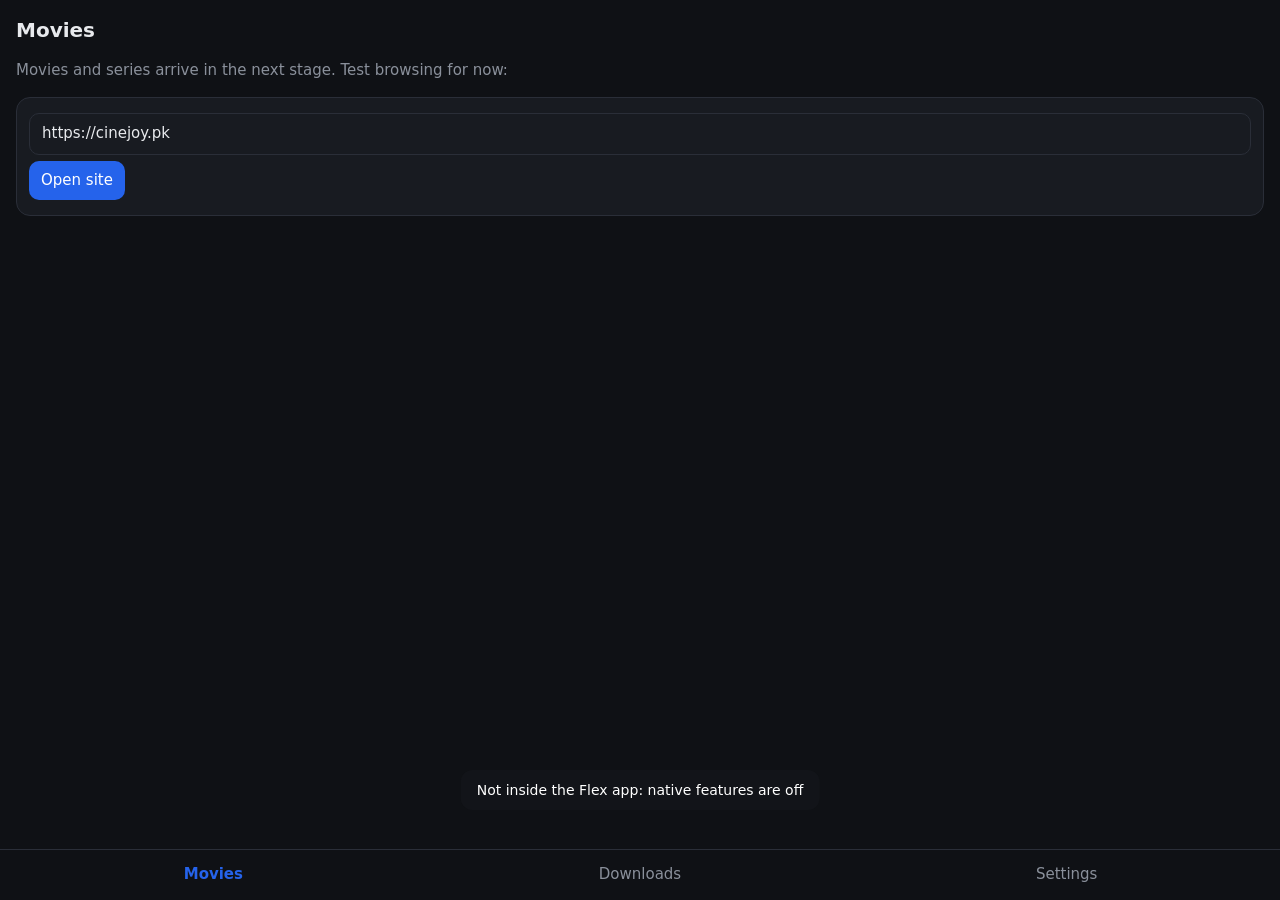
<file: index.html>
<!DOCTYPE html>
<html lang="en" data-theme="dark">
<head>
<meta charset="utf-8">
<meta name="viewport" content="width=device-width,initial-scale=1,viewport-fit=cover">
<meta http-equiv="Content-Security-Policy" content="default-src 'self'; script-src 'self' 'unsafe-inline'; style-src 'self' 'unsafe-inline'; img-src 'self' data: https:; connect-src 'self' https:; media-src 'self' https: data:; object-src 'none'; base-uri 'self'; form-action 'self'">
<meta name="theme-color" content="#0f1115">
<link rel="manifest" href="manifest.json">
<title>Flex</title>
<script>if(/[?&]mock=1\b/.test(location.search)&&!window.NativeApp)document.write('<script src="mock-shell.js"><\/script>');</script>
<style>
:root{--ac:#2563eb;--bg:#0f1115;--cd:#181b21;--tx:#e8eaed;--mu:#8a909b;--bd:#2a2e38;--sat:0px;--sab:0px}
html[data-theme=light]{--bg:#ffffff;--cd:#f1f3f6;--tx:#14171c;--mu:#5d6572;--bd:#dfe3e8}
*{box-sizing:border-box;-webkit-tap-highlight-color:transparent}
html,body{margin:0;height:100%;background:var(--bg);color:var(--tx);font:15px/1.45 system-ui,sans-serif}
html.clear,html.clear body{background:transparent!important}
html.clear #app{display:none}
#app{height:100%;display:flex;flex-direction:column}
#view{flex:1;overflow:auto;padding:16px}
h2{margin:0 0 12px;font-size:20px}
.mu{color:var(--mu)}
.card{background:var(--cd);border:1px solid var(--bd);border-radius:14px;padding:12px;margin:10px 0}
button,input,select{font:inherit;color:var(--tx);background:var(--cd);border:1px solid var(--bd);border-radius:10px;padding:9px 12px;margin:3px 3px 3px 0}
button.p{background:var(--ac);color:#fff;border:0}
button.r{background:#7f1d1d;color:#fff;border:0}
input[type=url],input[type=text]{width:100%}
input[type=checkbox]{width:18px;height:18px;padding:0;vertical-align:middle}
input[type=color]{padding:0;height:38px;width:60px}
input[type=range]{padding:0}
progress{width:100%;height:8px}
pre{white-space:pre-wrap;word-break:break-all;background:var(--cd);border-radius:10px;padding:8px;font-size:12px;max-height:180px;overflow:auto}
.screen{display:none}.screen.on{display:block}
#tabs{display:flex;border-top:1px solid var(--bd);background:var(--bg)}
#tabs button{flex:1;margin:0;border:0;border-radius:0;background:transparent;padding:14px 4px;color:var(--mu)}
#tabs button.on{color:var(--ac);font-weight:600}
html.m-sheet #tabs{display:none}
#sheetbar{display:none;justify-content:space-between;align-items:center;padding:10px 16px;border-bottom:1px solid var(--bd)}
html.m-sheet #sheetbar{display:flex}
#banner{margin:12px;padding:12px;border-radius:12px;background:#7c2d12;color:#fff;font-size:14px}
#toast{position:fixed;left:50%;bottom:90px;transform:translateX(-50%);background:rgba(20,22,26,.95);color:#fff;padding:10px 16px;border-radius:12px;display:none;z-index:99;max-width:86%;font-size:14px}
#ov{display:none;position:fixed;inset:0;background:rgba(0,0,0,.25);z-index:50}
html.m-overlay #ov{display:block}
#ovbar{position:absolute;left:8px;right:8px;bottom:12px;background:rgba(24,27,33,.96);border-radius:16px;padding:10px;color:#e8eaed}
#ovbar button{background:#2a2e38;color:#e8eaed;border:0}
#ovbar button.p{background:var(--ac);color:#fff}
#ovinfo{font-size:12px;color:#8a909b;margin-bottom:6px;word-break:break-all}
#hud{display:none;position:fixed;inset:0;z-index:60;user-select:none;-webkit-user-select:none;touch-action:none}
html.m-player #hud{display:block}
.hb{position:absolute;left:0;right:0;background:rgba(0,0,0,.55);padding:8px 12px;color:#fff}
.hb button{background:rgba(255,255,255,.14);color:#fff;border:0}
#hudtop{top:0;display:flex;justify-content:space-between;align-items:center;padding-top:calc(max(var(--sat),env(safe-area-inset-top,0px)) + 8px)}
#hudbot{bottom:0;padding-bottom:calc(max(var(--sab),env(safe-area-inset-bottom,0px)) + 8px)}
#hudmid{position:absolute;top:50%;left:50%;transform:translate(-50%,-50%)}
#hudmid button{font-size:28px;border-radius:50%;width:64px;height:64px;background:rgba(0,0,0,.55);color:#fff;border:0}
#hudind{position:absolute;top:30%;left:50%;transform:translateX(-50%);background:rgba(0,0,0,.65);color:#fff;border-radius:10px;padding:6px 14px;font-size:16px;display:none;max-width:90%;text-align:center}
#hud.hide .hb,#hud.hide #hudmid{display:none}
#hudrow{display:flex;align-items:center;gap:8px;color:#fff}
#hudrow input{flex:1;margin:0}
</style>
</head>
<body>
<div id="app">
<div id="sheetbar"><b id="sheettitle"></b><button id="sheetclose" class="p">Close</button></div>
<div id="banner" hidden><div id="bannertext"></div><div><button id="bretry" class="p">Retry startup</button><button id="bskip">Skip that step from now on</button></div></div>
<main id="view">
<section class="screen on" id="s-movies">
<h2>Movies</h2>
<p class="mu">Movies and series arrive in the next stage. Test browsing for now:</p>
<div class="card"><input type="url" id="testUrl"><button class="p" id="openTest">Open site</button></div>
</section>
<section class="screen" id="s-downloads"><h2>Downloads</h2><div id="dlist"></div></section>
<section class="screen" id="s-settings">
<h2>Settings</h2>
<div class="card"><b>Theme</b><br><button id="thDark">Dark</button><button id="thLight">Light</button><br>Accent <input type="color" id="accent"></div>
<div class="card"><label><input type="checkbox" id="autoplay"> Play videos in the native player automatically</label><br><label><input type="checkbox" id="priv"> Private mode (clear site cookies, cache and history when a site closes)</label></div>
<div class="card"><b>Diagnostics</b><br><a href="diagnostics.html" style="color:var(--ac)">Open diagnostics page</a><br><button id="showCrash">Show last crash</button><button id="clearCrash">Clear crash</button><pre id="crashinfo">Tap "Show last crash"</pre></div>
</section>
</main>
<nav id="tabs"><button data-t="movies">Movies</button><button data-t="downloads">Downloads</button><button data-t="settings">Settings</button></nav>
</div>

<div id="ov"><div id="ovbar">
<div id="ovinfo">No site yet</div>
<div id="ovmedia" hidden><button class="p" id="ovplay">▶ Play</button><button id="ovdl">⬇ Download</button></div>
<div>
<button data-o="back">◀</button><button data-o="fwd">▶</button><button data-o="reload">⟳</button><button data-o="home">⌂ Home</button><button data-o="search">Search</button><button data-o="dl">Downloads</button><button data-o="set">Settings</button><button data-o="bm">Bookmarks</button><button class="r" data-o="close">Close</button>
</div>
</div></div>

<div id="hud">
<div class="hb" id="hudtop"><span id="hudt">Playing</span><span><button id="hdl">⬇</button><button id="hx">✕ Close</button></span></div>
<div id="hudmid"><button id="hpp">⏸</button></div>
<div id="hudind"></div>
<div class="hb" id="hudbot">
<div id="hudrow"><span id="ht">0:00</span><input type="range" id="hs" min="0" max="1000" value="0"><span id="hd">0:00</span></div>
<div><button data-h="-10">⏪10</button><button data-h="10">10⏩</button><button id="hsp">1x</button><button id="hlay">fit</button><button id="hau">Audio</button><button id="hsu">Subs</button><button id="hpip">PiP</button><button id="hor">Rotate</button></div>
</div>
</div>
<div id="toast"></div>

<script>
(function(){
'use strict';
const $=id=>document.getElementById(id),J=JSON.stringify,N=window.NativeApp,root=document.documentElement;
const parse=v=>{if(typeof v==='string'){try{return JSON.parse(v)}catch(e){return v}}return v};
const lsGet=(k,d)=>{try{const v=JSON.parse(localStorage.getItem(k));return v&&typeof v==='object'?Object.assign({},d,v):d}catch(e){return d}};
const lsSet=(k,v)=>{try{localStorage.setItem(k,typeof v==='string'?v:J(v))}catch(e){}};
const S=lsGet('flexSettings',{theme:'dark',accent:'#2563eb',autoplay:true,private:false,testUrl:'https://cinejoy.pk'});
const saveS=()=>lsSet('flexSettings',S);
let skipList=[];try{skipList=JSON.parse(localStorage.getItem('flexSkip')||'[]')}catch(e){}
const fmt=ms=>{const s=Math.max(0,Math.floor((ms||0)/1000));return Math.floor(s/60)+':'+String(s%60).padStart(2,'0')};
let toastT=null;
function toast(t){const e=$('toast');e.textContent=t;e.style.display='block';clearTimeout(toastT);toastT=setTimeout(()=>{e.style.display='none'},2800)}
const NOLOG={getPlayerState:1,getBrightness:1,getSystemVolume:1,getSiteState:1};
function sh(n,...a){if(!N||typeof N[n]!=='function')return undefined;try{if(!NOLOG[n])localStorage.setItem('flexLastCall',n+' '+new Date().toISOString());return N[n](...a)}catch(e){toast('Native call failed: '+n);return undefined}}
window.__flexFetchCb=function(id,res){const f=window.__flexFetchCb[id];if(typeof f==='function'){delete window.__flexFetchCb[id];f(parse(res))}};

/* defaults used when the repo files are missing */
const DEF_RULES=['doubleclick.net','pyppo.com','adsystem','/ads/'];
const DEF_CSS='.ad,.ads,[id^="ad-"]{display:none!important}';
const DEF_HOOK='(function(){if(window.__flexHook)return;window.__flexHook=1;function rep(u,d){try{FlexSiteBridge.reportMedia(JSON.stringify({url:String(u).slice(0,700),pageUrl:location.href.slice(0,200),durationSec:d||0}))}catch(e){}}function chk(v){var u=v.currentSrc||v.src;if(u&&u.indexOf("blob:")!==0&&(!v.duration||!isFinite(v.duration)||v.duration>60))rep(u,v.duration)}document.addEventListener("play",function(e){if(e.target&&e.target.tagName==="VIDEO")chk(e.target)},true);document.addEventListener("loadedmetadata",function(e){if(e.target&&e.target.tagName==="VIDEO")chk(e.target)},true)})();';
const SNIFF=['.m3u8','.mp4','.mpd','.mkv','.webm','.mp3','.m4a'];
async function getText(p,def){try{const r=await fetch(p,{cache:'no-cache'});if(!r.ok)throw 0;const t=await r.text();return t.trim()?t:def}catch(e){return def}}

/* theme */
const bgColor=()=>S.theme==='light'?'#ffffff':'#0f1115';
function applyTheme(){root.dataset.theme=S.theme;root.style.setProperty('--ac',S.accent);const m=document.querySelector('meta[name=theme-color]');if(m)m.content=bgColor()}
function applyBars(){const c=bgColor();sh('setSystemBars',J({color:c,darkIcons:S.theme==='light',navColor:c,gradient:{from:S.theme==='light'?'#F2FFFFFF':'#F20F1115',to:'#00000000',extraDp:24}}))}
function mkIcon(){const c=document.createElement('canvas');c.width=c.height=96;const x=c.getContext('2d');x.fillStyle='#fff';x.beginPath();x.moveTo(34,24);x.lineTo(34,72);x.lineTo(74,48);x.closePath();x.fill();return c.toDataURL('image/png')}
let iconURL='';
function refreshFab(badge){if(!iconURL)iconURL=mkIcon();sh('setFab',J({visible:true,size:56,bgColor:S.accent,iconColor:'#FFFFFF',icon:iconURL,badge:badge||''}))}

/* startup with crash breadcrumbs */
const STEPS=[
['bars',()=>applyBars()],
['adblock',async()=>{const t=await getText('adblock-rules.txt','');const r=t?t.split('\n').map(x=>x.trim()).filter(x=>x&&x[0]!=='#'):DEF_RULES;sh('updateAdBlockRules',J(r))}],
['cleartext',()=>sh('setAllowCleartext',false)],
['navblocking',()=>sh('setNavBlocking',J({scheme:true,adblock:true,redirectNoGesture:true}))],
['sniff',()=>sh('updateSniffPatterns',J(SNIFF))],
['autoplay',()=>sh('setAutoPlayExternal',!!S.autoplay)],
['private',()=>sh('setPrivateMode',!!S.private)],
['inject',async()=>sh('setInjectedScript',await getText('inject.js',DEF_HOOK))],
['css',async()=>sh('setCosmeticCss',await getText('cosmetic.css',DEF_CSS))],
['fab',()=>refreshFab('')]
];
async function runStartup(){for(const s of STEPS){if(skipList.indexOf(s[0])>=0)continue;lsSet('flexBoot','step:'+s[0]);try{await s[1]()}catch(e){}}lsSet('flexBoot','done')}

/* ui modes */
let ui='app',prevUi='app',ps={},lastMedia=null,curPlay=null,polling=null,seeking=false,gotVideo=false,vTimer=null,lastSiteUrl='';
function setUi(m){if(m!==ui)prevUi=ui;ui=m;root.classList.toggle('clear',m==='overlay'||m==='player');root.classList.toggle('m-overlay',m==='overlay');root.classList.toggle('m-sheet',m==='sheet');root.classList.toggle('m-player',m==='player');if(m==='player'){const i=parse(sh('getSafeInsets'));if(i&&typeof i==='object'){root.style.setProperty('--sat',i.top+'px');root.style.setProperty('--sab',i.bottom+'px')}$('hud').classList.remove('hide');startPoll()}}
function hint(t){const e=$('hudind');e.textContent=t;e.style.display=t?'block':'none'}
const ROUTES=['movies','downloads','settings'];
function showScreen(n){document.querySelectorAll('.screen').forEach(e=>e.classList.toggle('on',e.id==='s-'+n));document.querySelectorAll('#tabs button').forEach(b=>b.classList.toggle('on',b.dataset.t===n));if(n==='downloads')renderDownloads();if(n==='settings')showCrash(true)}
function route(){const r=location.hash.replace('#/','');showScreen(ROUTES.indexOf(r)>=0?r:'movies')}
window.addEventListener('hashchange',route);
document.querySelectorAll('#tabs button').forEach(b=>b.onclick=()=>{location.replace('#/'+b.dataset.t);route()});
let lastBackTime=0;
function pushGuard(){try{history.pushState({flexGuard:1},'',location.href)}catch(e){}}
window.addEventListener('popstate',()=>{
if(ui==='player'){pc('stop');setUi(prevUi==='player'?'app':prevUi);pushGuard();return}
if(ui==='sheet'){setUi('overlay');pushGuard();return}
if(ui==='overlay'){closeOv();pushGuard();return}
const now=Date.now();
if(now-lastBackTime<2000){sh('minimizeApp')}
else{lastBackTime=now;toast('Press back again to exit');pushGuard()}
});
function openSheet(n){showScreen(n);$('sheettitle').textContent=n==='downloads'?'Downloads':'Settings';setUi('sheet')}
$('sheetclose').onclick=()=>setUi('overlay');

/* settings */
function initSettings(){$('accent').value=S.accent;$('autoplay').checked=!!S.autoplay;$('priv').checked=!!S.private;$('testUrl').value=S.testUrl}
$('thDark').onclick=()=>{S.theme='dark';saveS();applyTheme();applyBars()};
$('thLight').onclick=()=>{S.theme='light';saveS();applyTheme();applyBars()};
$('accent').onchange=e=>{S.accent=e.target.value;saveS();applyTheme();refreshFab(lastMedia?'1':'')};
$('autoplay').onchange=e=>{S.autoplay=e.target.checked;saveS();sh('setAutoPlayExternal',S.autoplay)};
$('priv').onchange=e=>{S.private=e.target.checked;saveS();sh('setPrivateMode',S.private)};
$('openTest').onclick=()=>{const u=$('testUrl').value.trim();if(!/^https?:\/\//i.test(u))return toast('Only http and https addresses');S.testUrl=u;saveS();sh('openSite',u)};
function showCrash(quiet){const c=parse(sh('getLastCrash'));$('crashinfo').textContent='Last native call: '+(localStorage.getItem('flexLastCall')||'-')+'\n'+((!c||c==='null')?'No crash recorded':J(c,null,1));if(!quiet)toast('Updated')}
$('showCrash').onclick=()=>showCrash(false);
$('clearCrash').onclick=()=>{sh('clearLastCrash');showCrash(false)};

/* downloads */
let dlT=null;const scheduleDl=()=>{clearTimeout(dlT);dlT=setTimeout(()=>{if($('s-downloads').classList.contains('on'))renderDownloads()},800)};
function btn(label,cls,fn){const b=document.createElement('button');b.textContent=label;if(cls)b.className=cls;b.onclick=fn;return b}
function renderDownloads(){const l=parse(sh('listDownloads'));const box=$('dlist');box.textContent='';if(!Array.isArray(l)||!l.length){const p=document.createElement('p');p.className='mu';p.textContent='No downloads yet.';box.appendChild(p);return}
l.forEach(x=>{const c=document.createElement('div');c.className='card';const t=document.createElement('div');t.textContent=x.fileName+' · '+x.state+' · '+(x.percent||0)+'%';c.appendChild(t);const p=document.createElement('progress');p.max=100;p.value=x.percent||0;c.appendChild(p);
if(x.state==='downloading')c.appendChild(btn('Pause','',()=>sh('pauseDownload',x.fileName)));
if(x.state==='paused')c.appendChild(btn('Resume','',()=>sh('resumeDownload',x.fileName)));
if(x.state!=='completed')c.appendChild(btn('Cancel','',()=>sh('cancelDownload',x.fileName)));
if(x.state==='completed'){c.appendChild(btn('Play','p',()=>play(x.url,{},{preferOffline:true})));c.appendChild(btn('Delete','r',()=>{sh('deleteMedia',x.fileName);scheduleDl()}))}
box.appendChild(c)})}
function startDownload(m){if(!m||!m.url)return toast('Nothing to download yet');const hls=/\.m3u8/i.test(m.url);const ext=(m.url.split('?')[0].match(/\.(mp4|mkv|webm|mp3|m4a)$/i)||[0,'mp4'])[1];sh('download',J({url:m.url,fileName:'flex_'+Date.now()+(hls?'.mp4':'.'+ext),type:hls?'hls':'file',maxHeight:720,audioLangs:['en'],subtitleLangs:[],headers:m.headers||{}}));toast('Download started')}

/* play and player */
const keepH=h=>{const o={};Object.keys(h||{}).forEach(k=>{if(['origin','referer','user-agent','cookie'].indexOf(k.toLowerCase())>=0)o[k]=h[k]});return o};
function play(url,headers,opts){curPlay={url:url,headers:headers||{}};sh('playStream',J(Object.assign({url:url,headers:headers||{},progressIntervalMs:500,preferredAudioLang:'en',preferredSubtitleLang:'en'},opts||{})));setUi('player')}
const pc=(cmd,value)=>sh('playerControl',J({cmd:cmd,value:value}));
function startPoll(){if(polling||!N)return;polling=setInterval(()=>{if(ui!=='player')return;const s=parse(sh('getPlayerState'));if(s&&typeof s==='object'&&s.url!==undefined){ps=s;hudUpdate()}},500)}
function hudUpdate(){const d=ps.durationMs||0,p=ps.positionMs||0;$('ht').textContent=fmt(p);$('hd').textContent=d?fmt(d):'live';if(!seeking&&d)$('hs').value=Math.round(p/d*1000);$('hpp').textContent=ps.playing?'⏸':'▶';$('hsp').textContent=(ps.speed||1)+'x';if(ps.url)$('hudt').textContent=String(ps.url).split('/').pop().split('?')[0].slice(0,30)}
function updateOvMedia(){$('ovmedia').hidden=!lastMedia}

/* events */
const EVENTS=['siteState','fabTapped','overlayHidden','autoPlayStarted','autoPlayFailed','mediaDetected','playerState','playbackProgress','pipChanged','videoReady','modeChanged','ON_PLAYBACK_ERROR','navBlocked','siteDownload','downloadRejected','downloadProgress','downloadPaused','downloadResumed','downloadCancelled','downloadComplete','downloadError','mediaDeleted'];
function onEvt(n,d){d=d||{};
if(n==='fabTapped')setUi('overlay');
else if(n==='overlayHidden')setUi('app');
else if(n==='modeChanged'){if(d.mode==='player'){if(ui!=='player')setUi('player');gotVideo=false;clearTimeout(vTimer);vTimer=setTimeout(()=>{if(!gotVideo)hint('No video frame yet. Open Settings > diagnostics > getPlayerDebug.')},8000)}else if(d.mode==='overlay'){if(ui!=='overlay'&&ui!=='sheet')setUi('overlay')}else if(d.mode==='app'){if(ui!=='app')setUi('app')}}
else if(n==='videoReady'){gotVideo=true;clearTimeout(vTimer);hint('')}
else if(n==='siteState'){$('ovinfo').textContent=(d.title||'')+' · '+(d.url||'')+(d.loading?' (loading)':'');if(d.loading&&d.url&&d.url!==lastSiteUrl){lastSiteUrl=d.url;if(lastMedia){lastMedia=null;refreshFab('')}updateOvMedia()}}
else if(n==='mediaDetected'){const u=String(d.url||'');if(/init\.mp4|\.m4s|\.ts(\?|$)|\.vtt|\.jpe?g|\.png|\.webp/i.test(u))return;const isM=/\.m3u8|\.mpd/i.test(u);if(isM||!lastMedia||!/\.m3u8|\.mpd/i.test(lastMedia.url||'')){const first=!lastMedia;d.headers=keepH(d.headers);lastMedia=d;if(first)refreshFab('1');updateOvMedia()}}
else if(n==='autoPlayStarted'){curPlay={url:d.url,headers:keepH(d.headers)}}
else if(n==='autoPlayFailed')toast('Could not play natively: '+(d.error||''));
else if(n==='ON_PLAYBACK_ERROR'){hint('Playback error: '+(d.httpStatus||d.error||''));toast('Playback error '+(d.httpStatus||d.error||''))}
else if(n==='pipChanged')$('hud').classList.toggle('hide',!!(d.inPip||d.isPip));
else if(n==='playerState'){Object.assign(ps,d);hudUpdate()}
else if(n==='playbackProgress'){ps.positionMs=d.positionMs;ps.durationMs=d.durationMs;hudUpdate()}
else if(n==='navBlocked'){if(d.reason==='ssl'||d.reason==='cleartext')toast('Blocked an insecure page ('+d.reason+')')}
else if(n==='siteDownload')toast('A site tried to start a download. Ignored.');
else if(n==='downloadRejected')toast('Blocked a dangerous download');
else if(n==='downloadError')toast('Download failed: '+(d.error||''));
else if(String(n).indexOf('download')===0||n==='mediaDeleted')scheduleDl()}
EVENTS.forEach(n=>window.addEventListener(n,e=>onEvt(n,e.detail)));
window.__flexEvent=(n,d)=>onEvt(n,parse(d));

/* overlay bar */
function closeOv(){sh('hideOverlay');setUi('app')}
$('ov').addEventListener('click',e=>{if(e.target===$('ov'))closeOv()});
document.querySelectorAll('[data-o]').forEach(b=>b.onclick=()=>{const o=b.dataset.o;if(o==='back')sh('siteBack');else if(o==='fwd')sh('siteForward');else if(o==='reload')sh('siteReload');else if(o==='home'){sh('closeSite');setUi('app')}else if(o==='dl')openSheet('downloads');else if(o==='set')openSheet('settings');else if(o==='close')closeOv();else toast('Coming in the next stage')});
$('ovplay').onclick=()=>{if(lastMedia)play(lastMedia.url,lastMedia.headers)};
$('ovdl').onclick=()=>startDownload(lastMedia);

/* player controls and gestures */
const ind=t=>{$('hudind').textContent=t;$('hudind').style.display=t?'block':'none'};
$('hx').onclick=()=>{pc('stop');setUi(prevUi==='player'?'app':prevUi)};
$('hdl').onclick=()=>startDownload(curPlay);
$('hpp').onclick=()=>pc(ps.playing?'pause':'play');
document.querySelectorAll('[data-h]').forEach(b=>b.onclick=()=>pc('seek',Math.max(0,(ps.positionMs||0)+Number(b.dataset.h)*1000)));
const SP=[0.5,1,1.25,1.5,2];$('hsp').onclick=()=>pc('speed',SP[(SP.indexOf(ps.speed||1)+1)%SP.length]);
const LY=['fit','fill','zoom'];let li=0;$('hlay').onclick=()=>{li=(li+1)%3;sh('setVideoLayout',J({mode:LY[li],scale:1,panX:0,panY:0}));$('hlay').textContent=LY[li]};
function cycleTrack(type){const t=parse(sh('getTracks'));const l=(t&&t[type])||[];if(!l.length)return ind('No '+type+' tracks');const i=l.findIndex(x=>x.selected);const n=(type==='text'&&i===l.length-1)?{id:'off',label:'off'}:l[(i+1)%l.length];sh('selectTrack',J({type:type,id:n.id}));ind(type+': '+(n.label||n.lang||n.id));setTimeout(()=>ind(''),1200)}
$('hau').onclick=()=>cycleTrack('audio');$('hsu').onclick=()=>cycleTrack('text');
$('hpip').onclick=()=>sh('enterPip');
const OR=['auto','landscape','portrait'];let oi=0;$('hor').onclick=()=>{oi=(oi+1)%3;sh('setOrientation',OR[oi]);ind('Orientation: '+OR[oi]);setTimeout(()=>ind(''),1200)};
$('hs').addEventListener('input',()=>{seeking=true;$('ht').textContent=fmt($('hs').value/1000*(ps.durationMs||0))});
$('hs').addEventListener('change',()=>{pc('seek',Math.round($('hs').value/1000*(ps.durationMs||0)));seeking=false});
(function(){const h=$('hud');let g=null,lastTap=0,tapT=null,lp=null,spd=false;
h.addEventListener('touchstart',e=>{if(e.target.closest('.hb,button,input'))return;const t=e.touches[0];g={x:t.clientX,y:t.clientY,mode:null,pos:ps.positionMs||0,dur:ps.durationMs||0,b:parseFloat(sh('getBrightness'))||0.5,v:parseFloat(sh('getSystemVolume'))||0.5,left:t.clientX<innerWidth/2};lp=setTimeout(()=>{if(g&&!g.mode){spd=true;pc('speed',2);ind('2x speed')}},500)},{passive:true});
h.addEventListener('touchmove',e=>{if(!g)return;const t=e.touches[0],dx=t.clientX-g.x,dy=t.clientY-g.y;if(!g.mode){if(Math.abs(dx)<12&&Math.abs(dy)<12)return;clearTimeout(lp);g.mode=Math.abs(dx)>Math.abs(dy)?'h':'v'}
if(g.mode==='h'&&g.dur){g.tgt=Math.max(0,Math.min(g.dur,g.pos+dx/innerWidth*120000));ind('Seek '+fmt(g.tgt)+' / '+fmt(g.dur))}
else if(g.mode==='v'){const f=-dy/(innerHeight*.7);if(g.left){const b=Math.max(0,Math.min(1,g.b+f));sh('setBrightness',b);ind('Brightness '+Math.round(b*100)+'%')}else{const v=Math.max(0,Math.min(1,g.v+f));sh('setSystemVolume',v);ind('Volume '+Math.round(v*100)+'%')}}},{passive:true});
h.addEventListener('touchend',()=>{if(!g)return;clearTimeout(lp);const gg=g;g=null;if(spd){spd=false;pc('speed',1);ind('');return}
if(gg.mode==='h'&&gg.tgt!=null){pc('seek',Math.round(gg.tgt));ind('');return}if(gg.mode==='v'){setTimeout(()=>ind(''),600);return}
const now=Date.now();if(now-lastTap<300){clearTimeout(tapT);lastTap=0;pc('seek',Math.max(0,(ps.positionMs||0)+(gg.left?-10000:10000)));ind(gg.left?'-10s':'+10s');setTimeout(()=>ind(''),600)}else{lastTap=now;tapT=setTimeout(()=>$('hud').classList.toggle('hide'),300)}},{passive:true})})();

/* boot */
(async function boot(){
applyTheme();initSettings();route();pushGuard();
if('serviceWorker' in navigator){window.addEventListener('load',()=>{navigator.serviceWorker.register('sw.js').catch(()=>{})})}
const prev=localStorage.getItem('flexBoot');
lsSet('flexBoot','start');
if(!N){toast('Not inside the Flex app: native features are off');lsSet('flexBoot','done');return}
if(prev&&prev!=='done'&&prev!=='start'){
const step=String(prev).replace('step:','');
$('bannertext').textContent='The last launch stopped during startup step "'+step+'". Safe mode is on: startup settings were skipped.';
$('banner').hidden=false;
$('bretry').onclick=async()=>{$('banner').hidden=true;await runStartup();toast('Startup finished')};
$('bskip').onclick=async()=>{if(skipList.indexOf(step)<0)skipList.push(step);lsSet('flexSkip',skipList);$('banner').hidden=true;await runStartup();toast('Startup finished without "'+step+'"')};
lsSet('flexBoot','done');return}
await runStartup();
})();
})();
</script>
</body>
</html>
</file>
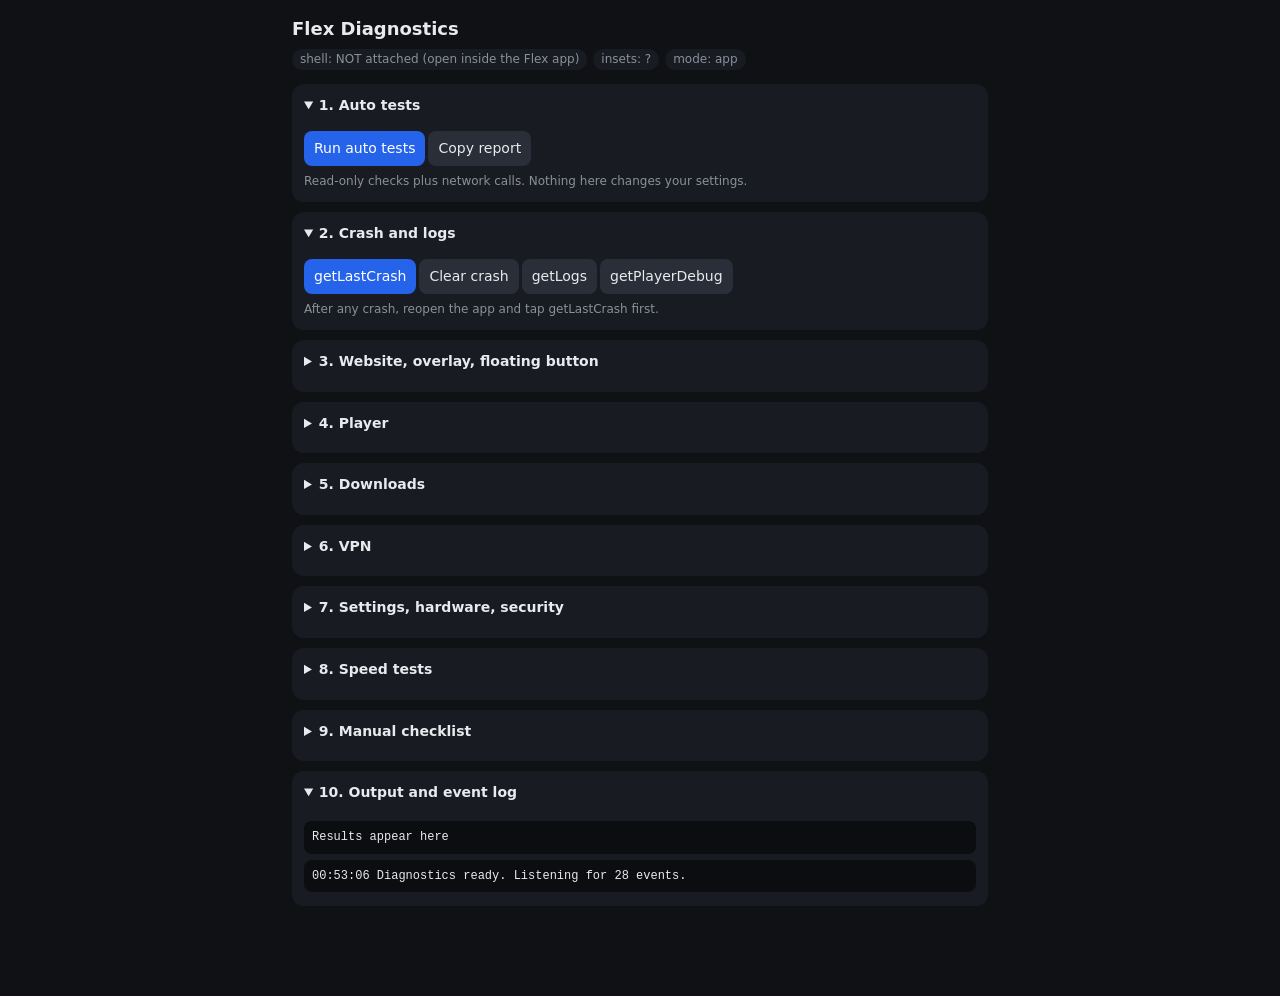
<file: diagnostics.html>
<!DOCTYPE html>
<html lang="en">
<head>
<meta charset="utf-8">
<meta name="viewport" content="width=device-width,initial-scale=1,viewport-fit=cover">
<title>Flex Diagnostics</title>
<script>if(/[?&]mock=1\b/.test(location.search)&&!window.NativeApp)document.write('<script src="mock-shell.js"><\/script>');</script>
<style>
:root{--ac:#2563eb;--bg:#0f1115;--cd:#181b21;--tx:#e8eaed;--mu:#8a909b;--ok:#22c55e;--bd:#ef4444;--wn:#f59e0b}
*{box-sizing:border-box;-webkit-tap-highlight-color:transparent}
html,body{margin:0;min-height:100%;background:var(--bg);color:var(--tx);font:14px/1.4 system-ui,sans-serif}
html.clear,html.clear body{background:transparent!important}
html.clear #app{display:none}
#app{padding:12px 12px 80px;max-width:720px;margin:auto}
h1{font-size:18px;margin:4px 0 8px}
.badge{display:inline-block;padding:2px 8px;border-radius:99px;background:var(--cd);color:var(--mu);font-size:12px;margin:0 6px 4px 0}
details{background:var(--cd);border-radius:12px;margin:10px 0;padding:0 12px 8px}
summary{padding:12px 0;font-weight:600}
button,select,input,textarea{font:inherit;color:var(--tx);background:#252932;border:1px solid #333845;border-radius:8px;padding:8px 10px;margin:3px 3px 3px 0}
button{background:var(--ac);border:0;color:#fff}
button.g{background:#2a2e38;color:var(--tx)}
button.r{background:#7f1d1d}
input[type=checkbox]{width:18px;height:18px;padding:0;vertical-align:middle}
input[type=range]{padding:0}
input[type=color]{padding:0;height:36px;width:56px}
textarea{width:100%;min-height:60px;font-family:monospace;font-size:12px}
input[type=text],input[type=url]{width:100%}
label{display:inline-block;margin:4px 12px 4px 0}
pre{white-space:pre-wrap;word-break:break-all;background:#0b0d10;border-radius:8px;padding:8px;font-size:12px;max-height:200px;overflow:auto;margin:6px 0}
.res{display:flex;justify-content:space-between;gap:8px;padding:6px 0;border-bottom:1px solid #262a33}
.res span:last-child{text-align:right;word-break:break-word}
.PASS{color:var(--ok)}.FAIL{color:var(--bd)}.WARN{color:var(--wn)}.INFO{color:var(--mu)}
progress{width:100%}
.note{color:var(--mu);font-size:12px;margin:4px 0}
#ov{display:none;position:fixed;inset:0;background:rgba(0,0,0,.3);z-index:50}
html.m-overlay #ov{display:block}
#ovbar{position:absolute;left:8px;right:8px;bottom:calc(env(safe-area-inset-bottom,0px) + 12px);background:rgba(24,27,33,.96);border-radius:16px;padding:10px;color:var(--tx)}
#ovinfo{font-size:12px;color:var(--mu);margin-bottom:6px;word-break:break-all}
#hud{display:none;position:fixed;inset:0;z-index:60;user-select:none;-webkit-user-select:none;touch-action:none}
html.m-player #hud{display:block}
.hb{position:absolute;left:0;right:0;background:rgba(0,0,0,.55);padding:8px 12px;color:#fff}
#hudtop{top:0;display:flex;justify-content:space-between;align-items:center;padding-top:calc(env(safe-area-inset-top,0px) + 8px)}
#hudbot{bottom:0;padding-bottom:calc(env(safe-area-inset-bottom,0px) + 8px)}
#hudmid{position:absolute;top:50%;left:50%;transform:translate(-50%,-50%)}
#hudmid button{font-size:28px;border-radius:50%;width:64px;height:64px;background:rgba(0,0,0,.55)}
#hudind{position:absolute;top:30%;left:50%;transform:translateX(-50%);background:rgba(0,0,0,.65);color:#fff;border-radius:10px;padding:6px 14px;font-size:16px;display:none}
#hud.hide .hb,#hud.hide #hudmid{display:none}
#hudrow{display:flex;align-items:center;gap:8px;color:#fff}
#hudrow input{flex:1;margin:0}
</style>
</head>
<body>
<div id="app">
<h1>Flex Diagnostics</h1>
<div><span class="badge" id="b1">shell: ?</span><span class="badge" id="b2">insets: ?</span><span class="badge" id="b3">mode: app</span></div>

<details open><summary>1. Auto tests</summary>
<div><button data-a="runAuto">Run auto tests</button><button class="g" data-a="copyRep">Copy report</button></div>
<div id="res"></div>
<textarea id="rep" readonly style="display:none"></textarea>
<div class="note">Read-only checks plus network calls. Nothing here changes your settings.</div>
</details>

<details open><summary>2. Crash and logs</summary>
<div><button data-a="crashGet">getLastCrash</button><button class="g" data-a="crashClear">Clear crash</button><button class="g" data-a="logs">getLogs</button><button class="g" data-a="pdbg">getPlayerDebug</button></div>
<div class="note">After any crash, reopen the app and tap getLastCrash first.</div>
</details>

<details><summary>3. Website, overlay, floating button</summary>
<input type="url" id="siteUrl" value="https://cinejoy.pk">
<div><button data-a="siteOpen">Open site</button><button class="g" data-a="siteBack">Back</button><button class="g" data-a="siteFwd">Fwd</button><button class="g" data-a="siteReload">Reload</button><button class="g" data-a="siteStop">Stop</button><button class="g" data-a="siteClose">Close site</button><button class="g" data-a="siteState">Get state</button><button class="g" data-a="siteOverlay">Show overlay</button></div>
<div><button data-a="hookOn">Install video hook</button><button data-a="fabOn">FAB on</button><button class="g" data-a="fabBadge">FAB badge</button><button class="g" data-a="fabOff">FAB off</button><button data-a="cineAuto">Open site (auto-play ON)</button></div>
<div><button data-a="selfTest">Site self-test</button><button data-a="nbTest">Intent/market block test</button><button data-a="tHttp">HTTP block test</button><button data-a="tSsl">Bad certificate test</button></div>
<div class="note" id="lm">Last media detected: none</div>
<div class="note">Open a site, tap its play button, then tap the floating button: this page appears transparent over the site with a bar. "Play detected" plays the best stream natively.</div>
</details>

<details><summary>4. Player</summary>
<div><button data-a="pHls">Play HLS</button><button data-a="pMp4">Play MP4</button><button data-a="pQueue">Play queue</button><button data-a="pResume">Resume HLS</button><button data-a="pLocal">Play local file</button><button data-a="pBest">Play best detected</button></div>
<div class="note">Audio mode (stays on this page):</div>
<div><button data-a="pAudio">Play MP3</button><button class="g" data-a="actl" data-v="play">Play</button><button class="g" data-a="actl" data-v="pause">Pause</button><button class="g" data-a="actl" data-v="stop">Stop</button></div>
<div><button class="g" data-a="pState">getPlayerState</button><button class="g" data-a="pTracks">getTracks</button><button class="g" data-a="pHist">Saved positions</button><button class="g" data-a="mode">getMode</button></div>
<div class="note" id="audiostate"></div>
<div class="note">Video opens a transparent control layer: tap to show/hide, swipe left/right to seek, swipe the left or right half up/down for brightness or volume, double-tap the sides for 10 s, long-press for 2x. Hardware Back closes it.</div>
</details>

<details><summary>5. Downloads</summary>
<div><button data-a="dSmall">Download small MP4</button><button data-a="dHls">Download HLS (360p)</button></div>
<progress id="dlp" max="100" value="0"></progress><div class="note" id="dlt">No download yet</div>
<div><button class="g" data-a="dPause">Pause</button><button class="g" data-a="dResume">Resume</button><button class="g" data-a="dCancel">Cancel</button><button class="r" data-a="dDelete">Delete</button></div>
<div><button class="g" data-a="dList">listDownloads</button><button class="g" data-a="dMedia">listMedia</button><button class="g" data-a="dStore">Storage</button></div>
<div><button class="g" data-a="dOffSmall">Play small offline</button><button class="g" data-a="dOffHls">Play HLS offline</button><button class="g" data-a="dFirst">Play first listMedia URL</button></div>
<div class="note">Last download-related events:</div><pre id="sdl">none</pre>
</details>

<details><summary>6. VPN</summary>
<textarea id="vcfg" placeholder="Paste a WireGuard config here"></textarea>
<div><button data-a="vSet">Save config</button><button class="g" data-a="vClear">Clear config</button><button data-a="vConn">Connect</button><button class="g" data-a="vDis">Disconnect</button><button class="g" data-a="vStat">Status</button></div>
<label><input type="checkbox" data-c="vauto"> Auto-connect</label>
<label><input type="checkbox" data-c="vkill"> Kill switch</label>
<div class="note">The text box is cleared after saving. The kill switch blocks all app network while the VPN is down.</div>
</details>

<details><summary>7. Settings, hardware, security</summary>
<div>Accent <input type="color" id="accent" value="#2563eb" data-c="accent"> <button data-a="applyBars">Bars: accent</button><button class="g" data-a="gradDark">Dark gradient</button><button class="g" data-a="gradLight">Light gradient</button><button class="g" data-a="gradOff">No gradient</button><button class="g" data-a="insets">Safe insets</button></div>
<label><input type="checkbox" data-c="imm"> Immersive</label>
<label>Orientation <select data-c="orient"><option>auto</option><option>landscape</option><option>portrait</option></select></label>
<div>Brightness <input type="range" min="0" max="100" value="50" data-c="bri"> <button class="g" data-a="briSys">System</button></div>
<div>Volume <input type="range" min="0" max="100" value="50" data-c="vol"></div>
<div class="note">Notifications</div>
<div>
<label><input type="checkbox" data-c="np" id="np_downloadProgress" checked> progress</label>
<label><input type="checkbox" data-c="np" id="np_downloadSpeedEta" checked> speed/ETA</label>
<label><input type="checkbox" data-c="np" id="np_downloadActions" checked> actions</label>
<label><input type="checkbox" data-c="np" id="np_downloadComplete" checked> complete</label>
<label><input type="checkbox" data-c="np" id="np_playbackControls" checked> playback</label>
</div>
<div><button class="g" data-a="npGet">Get prefs</button><button class="g" data-a="npOpen">System settings</button></div>
<div class="note">Switches</div>
<label><input type="checkbox" data-c="wifi"> Wi-Fi only downloads</label>
<label><input type="checkbox" data-c="auto"> Auto-play external</label>
<label><input type="checkbox" data-c="popup" checked> Block popups</label>
<label><input type="checkbox" data-c="dbg"> Remote debugging</label>
<label><input type="checkbox" data-c="clr"> Allow cleartext http</label>
<label><input type="checkbox" data-c="priv"> Private mode</label>
<div class="note">Navigation blocking</div>
<label><input type="checkbox" data-c="nb" id="nb_scheme" checked> scheme</label>
<label><input type="checkbox" data-c="nb" id="nb_adblock" checked> adblock</label>
<label><input type="checkbox" data-c="nb" id="nb_redirectNoGesture" checked> redirect no gesture</label>
<div><button class="g" data-a="secGet">Get security settings</button><button class="g" data-a="nbGet">getNavBlocking</button></div>
<input type="text" id="ua" placeholder="User agent (site WebView)"><button data-a="ua">Set user agent</button>
<div class="note">Ad-block rules (one per line)</div>
<textarea id="abr">doubleclick.net
pyppo.com
adsystem
/ads/</textarea><button data-a="abRules">Update rules</button>
<div class="note">Allowlist</div>
<textarea id="abw" style="min-height:40px"></textarea><button data-a="abAllow">Set allowlist</button>
<div class="note">Sniff patterns</div>
<textarea id="snf" style="min-height:40px">.m3u8
.mp4
.mpd
.mkv
.webm
.mp3
.m4a</textarea><button data-a="sniff">Set patterns</button>
<div class="note">Injected script (site pages)</div>
<textarea id="inj" style="min-height:40px">console.log("flex inject ok")</textarea><button data-a="inj">Set script</button>
<div class="note">Cosmetic CSS (site pages)</div>
<textarea id="css" style="min-height:40px">.ad,.ads,[id^="ad-"]{display:none!important}</textarea><button data-a="css">Set CSS</button>
<div><button class="g" data-a="pick">Pick local file</button><button class="g" data-a="ext">Open URL externally</button><button class="r" data-a="cache">Clear cache</button><button class="r" data-a="cookies">Clear cookies</button><button class="r" data-a="minimize">Minimize</button></div>
</details>

<details><summary>8. Speed tests</summary>
<div><button data-a="tLoad">Time site load</button><button class="g" data-a="adOff">Ad rules: none</button><button class="g" data-a="adOn">Ad rules: textbox</button><button class="g" data-a="adBig">Ad rules: 3000</button></div>
<div class="note">Time the same site with rules none, textbox and 3000, and compare. The "Play" buttons log the time to first video frame automatically.</div>
</details>

<details><summary>9. Manual checklist</summary>
<div class="note">1. App mode: your page does not go under the notch.<br>
2. Open a site: the page fits the screen, the floating button appears, drags and snaps to an edge.<br>
3. Tap the button: transparent overlay with the bar over the site. Back, Forward, Reload, Close work.<br>
4. Site self-test: five PASS lines.<br>
5. Play HLS: full-screen picture with the controls over it, gestures work, PiP works, hardware Back returns here.<br>
6. Play MP3, pull down the notification shade and lock the screen: play/pause, previous, next and the seek bar appear.<br>
7. Download the small file, watch its notification (speed, ETA), then play it offline (airplane mode).<br>
8. VPN: save a config, connect, check the status.<br>
9. HTTP block and bad certificate tests: the site must not load and a navBlocked event appears.</div>
</details>

<details open><summary>10. Output and event log</summary>
<pre id="out">Results appear here</pre>
<pre id="log"></pre>
</details>
</div>

<div id="ov"><div id="ovbar">
<div id="ovinfo">No site state yet</div>
<button class="g" data-o="back">◀</button><button class="g" data-o="fwd">▶</button><button class="g" data-o="reload">⟳</button><button class="g" data-o="stop">✕ Stop</button><button class="g" data-o="home">⌂ Home</button><button data-o="play">▶ Play detected</button><button class="r" data-o="close">Close</button>
</div></div>

<div id="hud">
<div class="hb" id="hudtop"><span id="hudt">Playing</span><button class="g" id="hx">✕ Close</button></div>
<div id="hudmid"><button id="hpp">⏸</button></div>
<div id="hudind"></div>
<div class="hb" id="hudbot">
<div id="hudrow"><span id="ht">0:00</span><input type="range" id="hs" min="0" max="1000" value="0"><span id="hd">0:00</span></div>
<div><button class="g" data-h="-10">⏪10</button><button class="g" data-h="10">10⏩</button><button class="g" id="hsp">1x</button><button class="g" id="hlay">fit</button><button class="g" id="hau">Audio</button><button class="g" id="hsu">Subs</button><button class="g" id="hpip">PiP</button><button class="g" id="hor">Rotate</button></div>
</div>
</div>

<script>
(function(){
'use strict';
const $=i=>document.getElementById(i),J=JSON.stringify,N=window.NativeApp;
const S={hls:'https://test-streams.mux.dev/x36xhzz/x36xhzz.m3u8',mp4:'https://commondatastorage.googleapis.com/gtv-videos-bucket/sample/BigBuckBunny.mp4',small:'https://www.w3schools.com/html/mov_bbb.mp4',mp3:'https://www.soundhelix.com/examples/mp3/SoundHelix-Song-1.mp3'};
const EVENTS=['siteState','fabTapped','overlayHidden','autoPlayStarted','autoPlayFailed','mediaDetected','playerState','playbackProgress','playbackEnded','queueItemChanged','tracksChanged','pipChanged','videoReady','modeChanged','ON_PLAYBACK_ERROR','navBlocked','siteDownload','downloadRejected','downloadProgress','downloadPaused','downloadResumed','downloadCancelled','downloadComplete','downloadError','mediaDeleted','networkChange','vpnStatus','playerClosed'];
const METHODS=['getCapabilities','openSite','closeSite','siteBack','siteForward','siteReload','siteStop','getSiteState','showOverlay','hideOverlay','setFab','getSafeInsets','setSystemBars','setImmersive','fetch','fetchAsync','playStream','playerControl','getPlayerState','getTracks','selectTrack','setSubtitleStyle','setVideoLayout','setBrightness','getBrightness','setSystemVolume','getSystemVolume','setOrientation','enterPip','getPlaybackState','getAllPlaybackState','download','pauseDownload','resumeDownload','cancelDownload','deleteMedia','listDownloads','listMedia','getStorageInfo','setDownloadsWifiOnly','setVpnConfig','clearVpnConfig','vpnConnect','vpnDisconnect','getVpnStatus','setVpnAutoConnect','setVpnKillSwitch','updateAdBlockRules','setAdBlockAllowlist','updateSniffPatterns','setAutoPlayExternal','setInjectedScript','setCosmeticCss','setUserAgent','setNotificationPrefs','getNotificationPrefs','openNotificationSettings','pickLocalMedia','clearCache','clearCookies','openExternal','minimizeApp','setDebugging','getLogs','setPopupBlocking','requestPermission','getMode','getPlayerDebug','getLastCrash','clearLastCrash','setNavBlocking','getNavBlocking','setAllowCleartext','getAllowCleartext','setPrivateMode','getPrivateMode'];
const FLAGS=['statusBarGradient','navBlockingToggle','siteFullscreen','siteDownloadEvent','crashRecorder','videoReady','modeChanged','mediaNotification','getMode','getPlayerDebug','securityHardening'];
const HOOK='(function(){if(window.__flexHook)return;window.__flexHook=1;function rep(u,d){try{FlexSiteBridge.reportMedia(JSON.stringify({url:String(u).slice(0,700),pageUrl:location.href.slice(0,200),durationSec:d||0}))}catch(e){}}function chk(v){var u=v.currentSrc||v.src;if(u&&u.indexOf("blob:")!==0&&(!v.duration||!isFinite(v.duration)||v.duration>60))rep(u,v.duration)}document.addEventListener("play",function(e){if(e.target&&e.target.tagName==="VIDEO")chk(e.target)},true);document.addEventListener("loadedmetadata",function(e){if(e.target&&e.target.tagName==="VIDEO")chk(e.target)},true)})();';
let ui='app',prevUi='app',ps={},lastMedia=null,lastDl='',results=[],seen={},polling=null,gotVideo=false,vTimer=null,seeking=false,sniffSeen=false,tPlay=0,tLoad=0,tSawLoading=false;

const parse=v=>{if(typeof v==='string'){try{return JSON.parse(v)}catch(e){return v}}return v};
const fmt=ms=>{const s=Math.max(0,Math.floor((ms||0)/1000));return Math.floor(s/60)+':'+String(s%60).padStart(2,'0')};
const accent=()=>getComputedStyle(document.documentElement).getPropertyValue('--ac').trim()||'#2563eb';
const lines=id=>$(id).value.split('\n').map(x=>x.trim()).filter(Boolean);
function log(m){const l=$('log');l.textContent+=new Date().toTimeString().slice(0,8)+' '+m+'\n';const a=l.textContent.split('\n');if(a.length>220)l.textContent=a.slice(-160).join('\n');l.scrollTop=l.scrollHeight}
function show(label,v){const s=typeof v==='string'?v:J(v,null,1);$('out').textContent=label+'\n'+s;log(label+' '+(s.length>150?s.slice(0,150)+'…':s))}
function call(n,...a){if(!N)throw new Error('NativeApp missing (open this inside the Flex app)');if(typeof N[n]!=='function')throw new Error('method not found: '+n);return N[n](...a)}

/* callback registry: supports __flexFetchCb(id,res) and __flexFetchCb[id](res) */
function cb(id,res){const f=cb[id];if(typeof f==='function'){delete cb[id];f(parse(res))}}
window.__flexFetchCb=cb;
const uid=()=>'c'+Date.now().toString(36)+Math.random().toString(36).slice(2,6);
function viaCb(run,ms){return new Promise((ok,no)=>{const id=uid();const t=setTimeout(()=>{delete cb[id];no(new Error('callback timeout'))},ms||20000);cb[id]=r=>{clearTimeout(t);ok(r)};try{run(id)}catch(e){clearTimeout(t);delete cb[id];no(e)}})}
const afetch=(req,ms)=>viaCb(id=>call('fetchAsync',J(req),id),ms);
const apick=()=>viaCb(id=>call('pickLocalMedia',id),120000);

/* results */
function rec(n,s,d){results.push({n,s,d:d||''});const r=document.createElement('div');r.className='res';const a=document.createElement('span');a.textContent=n;const b=document.createElement('span');b.className=s;b.textContent=s+(d?' · '+String(d).slice(0,140):'');r.appendChild(a);r.appendChild(b);$('res').appendChild(r)}
function idbTest(){return new Promise((ok,no)=>{const q=indexedDB.open('flexdiag',1);q.onupgradeneeded=()=>q.result.createObjectStore('k');q.onerror=()=>no(q.error);q.onsuccess=()=>{const db=q.result;const tx=db.transaction('k','readwrite');tx.objectStore('k').put('ok','t');tx.oncomplete=()=>{const g=db.transaction('k').objectStore('k').get('t');g.onsuccess=()=>{db.close();g.result==='ok'?ok(true):no(new Error('read mismatch'))};g.onerror=()=>no(g.error)};tx.onerror=()=>no(tx.error)}})}
async function runAuto(){
results=[];$('res').innerHTML='';
const T=async(name,fn)=>{try{const r=await fn();if(r===true)rec(name,'PASS');else if(r&&r.s)rec(name,r.s,r.d);else rec(name,'PASS',typeof r==='string'?r:'')}catch(e){rec(name,'FAIL',e.message||String(e))}};
await T('Shell attached',()=>{if(!N)throw new Error('window.NativeApp missing');return true});
if(N){
await T('Capabilities',()=>{const c=parse(N.getCapabilities());if(typeof c!=='object')throw new Error('not JSON');return{s:'PASS',d:'v'+(c.shellVersion||'?')+', '+Object.keys(c).length+' flags'}});
await T('Capability flags',()=>{const c=parse(N.getCapabilities());const m=FLAGS.filter(f=>!c[f]);return m.length?{s:'WARN',d:'missing: '+m.join(', ')}:{s:'PASS',d:FLAGS.length+' present'}});
await T('Methods',()=>{const m=METHODS.filter(x=>typeof N[x]!=='function');return m.length?{s:'FAIL',d:'missing: '+m.join(', ')}:{s:'PASS',d:METHODS.length+' present'}});
await T('Last crash',()=>{const c=parse(N.getLastCrash());if(!c||c==='null')return{s:'PASS',d:'no crash recorded'};return{s:'WARN',d:new Date(c.time).toISOString()+' '+c.thread+' '+String(c.stack||'').split('\n')[0]}});
await T('Callback registry + fetchAsync',async()=>{const r=await afetch({url:'https://example.com',method:'GET',timeout:15000});if(!r||r.status!==200)throw new Error('status '+(r&&r.status)+' '+((r&&r.error)||''));return{s:'PASS',d:'200, finalUrl '+r.finalUrl+', '+(r.body||'').length+' chars'}});
await T('fetchAsync base64',async()=>{const r=await afetch({url:'https://example.com',responseType:'base64',timeout:15000});const t=atob((r&&r.body)||'');if(t.indexOf('Example')<0)throw new Error('decoded body unexpected');return true});
await T('fetchAsync error handling',async()=>{const r=await afetch({url:'https://nonexistent.invalid',timeout:8000});if(r&&(r.error||r.status>=400||r.status===0))return{s:'PASS',d:J(r).slice(0,100)};throw new Error('no error reported')});
await T('Sync fetch',()=>{const r=parse(N.fetch(J({url:'https://example.com',method:'GET',timeout:15000})));if(!r||r.status!==200)throw new Error('status '+(r&&r.status));return true});
await T('IndexedDB',idbTest);
await T('Safe insets',()=>{const i=parse(N.getSafeInsets());if(typeof i!=='object'||isNaN(i.top))throw new Error('bad insets');return J(i)});
await T('Site state',()=>{const s=parse(N.getSiteState());if(typeof s!=='object'||!('canGoBack' in s))throw new Error('bad state');return J(s)});
await T('Player state',()=>{const s=parse(N.getPlayerState());if(typeof s!=='object')throw new Error('bad state');return J(s)});
await T('Mode',()=>{const m=N.getMode();if(['app','browse','overlay','player'].indexOf(m)<0)throw new Error('unexpected '+m);return m});
await T('Player debug',()=>{const d=parse(N.getPlayerDebug());if(typeof d!=='object')throw new Error('not JSON');return d.notificationsEnabled===false?{s:'WARN',d:'notifications are OFF for this app'}:{s:'PASS',d:'notificationsEnabled '+d.notificationsEnabled}});
await T('Brightness / volume',()=>{const b=Number(N.getBrightness()),v=Number(N.getSystemVolume());if(!isFinite(b)||!isFinite(v))throw new Error('not numbers');return'brightness '+b+', volume '+v});
await T('Notification prefs',()=>{const p=parse(N.getNotificationPrefs());if(typeof p!=='object')throw new Error('bad prefs');return J(p)});
await T('VPN status',()=>{const s=parse(N.getVpnStatus());if(!s||!s.state)throw new Error('bad status');return J(s)});
await T('Security settings',()=>{const n=parse(N.getNavBlocking());return'navBlocking '+J(n)+', cleartext '+N.getAllowCleartext()+', private '+N.getPrivateMode()});
await T('Downloads, media, storage',()=>{const a=parse(N.listDownloads()),b=parse(N.listMedia()),c=parse(N.getStorageInfo());if(!Array.isArray(a)||!Array.isArray(b)||typeof c!=='object')throw new Error('bad shapes');return a.length+' downloads, '+b.length+' media, free '+Math.round(c.freeBytes/1e9)+' GB'});
await T('Playback history',()=>{const a=parse(N.getAllPlaybackState());if(!Array.isArray(a))throw new Error('not an array');return a.length+' records'});
await T('getLogs',()=>{const l=parse(N.getLogs());if(!Array.isArray(l))throw new Error('not an array');return l.length+' lines'});
}
const c={PASS:0,FAIL:0,WARN:0};results.forEach(r=>{if(c[r.s]!=null)c[r.s]++});
rec('SUMMARY',c.FAIL?'FAIL':(c.WARN?'WARN':'PASS'),c.PASS+' pass, '+c.WARN+' warn, '+c.FAIL+' fail');
}
function reportText(){let crash='';try{crash=J(parse(N.getLastCrash()))}catch(e){}return 'Flex diagnostics '+new Date().toISOString()+'\n'+results.map(r=>r.s+' | '+r.n+(r.d?' | '+r.d:'')).join('\n')+'\n\nLast crash: '+crash+'\nEvents seen: '+J(seen)+'\n\nLog:\n'+$('log').textContent.split('\n').slice(-50).join('\n')}

/* UI modes */
function setUi(m){if(m!==ui)prevUi=ui;ui=m;const h=document.documentElement;h.classList.toggle('clear',m!=='app');h.classList.toggle('m-overlay',m==='overlay');h.classList.toggle('m-player',m==='player');$('b3').textContent='mode: '+m;if(m==='player'){$('hud').classList.remove('hide');startPoll()}}
function hint(t){$('hudind').textContent=t;$('hudind').style.display=t?'block':'none';if(t)log(t)}
function startPoll(){if(polling||!N)return;polling=setInterval(()=>{try{const s=parse(N.getPlayerState());if(s&&typeof s==='object'&&s.url!==undefined){ps=s;hudUpdate();$('audiostate').textContent=s.url?((s.playing?'Playing ':'Paused ')+fmt(s.positionMs)+' / '+fmt(s.durationMs)):''}}catch(e){}},500)}
function hudUpdate(){const d=ps.durationMs||0,p=ps.positionMs||0;$('ht').textContent=fmt(p);$('hd').textContent=d?fmt(d):'live';if(!seeking&&d)$('hs').value=Math.round(p/d*1000);$('hpp').textContent=ps.playing?'⏸':'▶';$('hsp').textContent=(ps.speed||1)+'x';if(ps.url)$('hudt').textContent=String(ps.url).split('/').pop().slice(0,30)}
function play(p,audio){tPlay=Date.now();gotVideo=false;const r=call('playStream',J(p));startPoll();if(!audio)setUi('player');log('playStream '+(p.url||'queue'));setTimeout(()=>{try{log('DEBUG '+J(parse(N.getPlayerDebug())))}catch(e){log('DEBUG failed '+e.message)}},3000);return r}
const pc=(cmd,value)=>{try{call('playerControl',J({cmd,value}))}catch(e){hint(e.message)}};
const keepH=h=>{const o={};Object.keys(h||{}).forEach(k=>{if(['origin','referer','user-agent','cookie'].indexOf(k.toLowerCase())>=0)o[k]=h[k]});return o};

/* events */
function onEvt(n,d){seen[n]=(seen[n]||0)+1;d=d||{};
if(n!=='playbackProgress'&&n!=='downloadProgress'&&n!=='mediaDetected')log('EVENT '+n+' '+J(d).slice(0,200));
if(n==='fabTapped')setUi('overlay');
else if(n==='overlayHidden')setUi('app');
else if(n==='modeChanged'){$('b3').textContent='shell mode: '+d.mode;if(d.mode==='player'){gotVideo=false;clearTimeout(vTimer);vTimer=setTimeout(()=>{if(!gotVideo)hint('No video frame after 8s. Tap getPlayerDebug and getLogs.')},8000);if(ui!=='player')setUi('player')}else if(d.mode==='app'&&ui!=='app')setUi('app');else if(d.mode==='overlay'&&ui!=='overlay')setUi('overlay')}
else if(n==='videoReady'){gotVideo=true;clearTimeout(vTimer);const ms=tPlay?Date.now()-tPlay:0;hint('Video ready '+d.width+'x'+d.height+(ms?' in '+ms+' ms':''));setTimeout(()=>hint(''),2000)}
else if(n==='siteState'){$('ovinfo').textContent=(d.title||'')+' · '+(d.url||'')+(d.loading?' (loading)':'');if(tLoad){if(d.loading)tSawLoading=true;else if(tSawLoading){const ms=Date.now()-tLoad;tLoad=0;show('Page load time',ms+' ms for '+d.url)}}}
else if(n==='mediaDetected'){const u=String(d.url||'');seen.mediaDetected=seen.mediaDetected;
if(u.indexOf('flex-selftest://')===0){selfResult(u);return}
if(u.indexOf('flex-sniff-test')>=0)sniffSeen=true;
if(/init\.mp4|\.m4s|\.ts(\?|$)|\.vtt|\.jpe?g|\.png|\.webp/i.test(u))return;
if(/\.m3u8|\.mpd/i.test(u)||!lastMedia||!/\.m3u8|\.mpd/i.test(lastMedia.url||'')){d.headers=keepH(d.headers);lastMedia=d;$('lm').textContent='Best media ('+(d.source||'?')+'): '+u.slice(0,110);log('best media '+u.slice(0,110))}}
else if(n==='autoPlayFailed')hint('Auto-play failed: '+(d.error||''));
else if(n==='ON_PLAYBACK_ERROR')hint('Playback error: '+(d.error||'')+' '+(d.httpStatus||'')+' '+String(d.failingUrl||'').slice(-60));
else if(n==='pipChanged')$('hud').classList.toggle('hide',!!(d.inPip||d.isPip));
else if(n==='downloadProgress'){$('dlp').value=d.progress||0;$('dlt').textContent=(d.fileName||'')+' '+(d.progress||0)+'%'}
else if(n==='downloadComplete')$('dlt').textContent=(d.fileName||'')+' complete';
else if(n==='siteDownload'||n==='downloadRejected'||n==='downloadError')$('sdl').textContent=n+' '+J(d,null,1);
else if(n==='playerState'){Object.assign(ps,d);hudUpdate()}
else if(n==='playbackProgress'){ps.positionMs=d.positionMs;ps.durationMs=d.durationMs;hudUpdate()}
else if(n==='playerClosed'){log('NOTE: playerClosed event exists')}}
EVENTS.forEach(n=>window.addEventListener(n,e=>onEvt(n,e.detail)));
window.__flexEvent=(n,d)=>onEvt(n,parse(d));

/* site self-test */
function selfTestHtml(){return '<!doctype html><meta name=viewport content="width=device-width,initial-scale=1"><body style="font:15px sans-serif;background:#111;color:#fff;padding:16px"><h3>Flex site self-test</h3><pre id=o>running...</pre><script>'+
'var r={NativeApp:typeof window.NativeApp,FlexSiteBridge:typeof window.FlexSiteBridge},n=0;'+
'function done(){if(++n<3)return;var s=JSON.stringify(r);document.getElementById("o").textContent=JSON.stringify(r,null,1);try{FlexSiteBridge.reportMedia(JSON.stringify({url:"flex-selftest://r?d="+encodeURIComponent(s)}))}catch(e){document.getElementById("o").textContent+="\\nreportMedia failed: "+e}}'+
'var i=new Image();i.onload=function(){r.adImage="loaded "+i.naturalWidth+"x"+i.naturalHeight;done()};i.onerror=function(){r.adImage="error";done()};i.src="https://ads.doubleclick.net/flex-test.gif?"+Date.now();'+
'var s=document.createElement("script");s.onload=function(){r.adScript="loaded(empty)";done()};s.onerror=function(){r.adScript="error";done()};s.src="https://ads.doubleclick.net/flex-test.js?"+Date.now();document.head.appendChild(s);'+
'fetch("https://example.com/flex-sniff-test.m3u8").catch(function(){});setTimeout(function(){done()},1500);'+
'<\/script>'}
function selfResult(url){try{const d=JSON.parse(decodeURIComponent(url.split('d=')[1]));const c=[['NativeApp hidden from site',d.NativeApp==='undefined'],['FlexSiteBridge present',d.FlexSiteBridge!=='undefined'],['Ad image answered (1x1 gif)',/loaded 1x1/.test(d.adImage||'')],['Ad script answered (empty JS)',String(d.adScript||'').indexOf('loaded')===0],['Network sniffer saw .m3u8',sniffSeen]];show('SITE SELF-TEST',c.map(x=>(x[1]?'PASS ':'FAIL ')+x[0]).join('\n')+'\n\nraw: '+J(d))}catch(e){show('SITE SELF-TEST','could not parse: '+e.message)}}
function fabIcon(){const c=document.createElement('canvas');c.width=c.height=96;const x=c.getContext('2d');x.fillStyle='#fff';x.beginPath();x.moveTo(34,24);x.lineTo(34,72);x.lineTo(74,48);x.closePath();x.fill();return c.toDataURL('image/png')}
const setFab=b=>{call('setFab',J({visible:true,size:56,bgColor:accent(),iconColor:'#FFFFFF',icon:fabIcon(),badge:b}));show('setFab','sent (visible only in browse mode)')};
const dl=o=>{lastDl=o.fileName;show('download',call('download',J(o))||'started')};
const grad=(from,dark)=>{const c=dark?'#0f1115':'#ffffff';call('setSystemBars',J({color:c,darkIcons:!dark,navColor:c,gradient:{from:from,to:'#00000000',extraDp:24}}));show('setSystemBars gradient',from+' to transparent, extraDp 24')};
const bestPlay=()=>{if(!lastMedia)return show('Play','nothing detected yet');play({url:lastMedia.url,headers:lastMedia.headers||{},progressIntervalMs:500})};

const A={
runAuto,
copyRep:()=>{const ta=$('rep');ta.style.display='block';ta.value=reportText();ta.select();let ok=false;try{ok=document.execCommand('copy')}catch(e){}show('Report',ok?'copied to clipboard':'select the text box and copy manually')},
crashGet:()=>{const c=parse(call('getLastCrash'));show('getLastCrash',(!c||c==='null')?'no crash recorded':c)},
crashClear:()=>{call('clearLastCrash');show('Crash','cleared')},
logs:()=>show('getLogs',parse(call('getLogs'))),
pdbg:()=>show('getPlayerDebug',parse(call('getPlayerDebug'))),
siteOpen:()=>call('openSite',$('siteUrl').value.trim()),
siteBack:()=>call('siteBack'),siteFwd:()=>call('siteForward'),siteReload:()=>call('siteReload'),siteStop:()=>call('siteStop'),
siteClose:()=>{call('closeSite');setUi('app')},
siteState:()=>show('getSiteState',parse(call('getSiteState'))),
siteOverlay:()=>{call('showOverlay');setUi('overlay')},
hookOn:()=>{call('setInjectedScript',HOOK);show('Video hook','installed. It reports the video the page is really playing.')},
fabOn:()=>setFab(''),fabBadge:()=>setFab('1'),fabOff:()=>call('setFab',J({visible:false})),
cineAuto:()=>{call('setInjectedScript',HOOK);call('setAutoPlayExternal',true);setFab('');call('openSite',$('siteUrl').value.trim())},
selfTest:()=>{sniffSeen=false;call('updateAdBlockRules',J(['doubleclick.net']));call('setAutoPlayExternal',false);call('openSite','data:text/html;charset=utf-8,'+encodeURIComponent(selfTestHtml()));show('Self-test','Opening the test page in the site WebView. The result arrives here as a mediaDetected event.')},
nbTest:()=>{call('openSite','data:text/html;charset=utf-8,'+encodeURIComponent('<body style="font:16px sans-serif;background:#111;color:#fff;padding:20px"><h3>Nav-block test</h3><p>Tap each link. PASS if the page stays and nothing opens.</p><p><a href="intent://example.com/#Intent;scheme=https;package=com.android.chrome;end" style="color:#7af;font-size:20px">Open intent link</a></p><p><a href="market://details?id=com.example" style="color:#7af;font-size:20px">Open market link</a></p>'));show('Nav-block test','A navBlocked event must appear in the log.')},
tHttp:()=>{call('setAllowCleartext',false);call('openSite','http://example.com')},
tSsl:()=>call('openSite','https://expired.badssl.com'),
pHls:()=>play({url:S.hls,mimeType:'application/x-mpegURL',progressIntervalMs:500,preferredAudioLang:'en',preferredSubtitleLang:'en'}),
pMp4:()=>play({url:S.mp4,progressIntervalMs:500}),
pQueue:()=>play({queue:[{url:S.small,title:'Clip'},{url:S.hls,mimeType:'application/x-mpegURL',title:'HLS'}],startIndex:0,progressIntervalMs:500}),
pResume:()=>{const s=parse(call('getPlaybackState',S.hls));show('Saved state',s);play({url:S.hls,startPositionMs:(s&&s.positionMs)||0,progressIntervalMs:500})},
pLocal:async()=>{const r=await apick();show('Picked',r);if(r&&r.uri)play({url:r.uri,progressIntervalMs:500})},
pBest:bestPlay,
pAudio:()=>play({url:S.mp3,audioMode:true,progressIntervalMs:1000,queue:[{url:S.mp3,title:'Test song',artworkUrl:''}]},true),
actl:b=>pc(b.dataset.v),
pState:()=>show('getPlayerState',parse(call('getPlayerState'))),
pTracks:()=>show('getTracks',parse(call('getTracks'))),
pHist:()=>show('getAllPlaybackState',parse(call('getAllPlaybackState'))),
mode:()=>show('getMode',call('getMode')),
dSmall:()=>dl({url:S.small,fileName:'flex_test_small.mp4',type:'file'}),
dHls:()=>dl({url:S.hls,fileName:'flex_test_hls.mp4',type:'hls',maxHeight:360,audioLangs:['en'],subtitleLangs:['en']}),
dPause:()=>call('pauseDownload',lastDl),dResume:()=>call('resumeDownload',lastDl),dCancel:()=>call('cancelDownload',lastDl),
dDelete:()=>{if(confirm('Delete '+lastDl+'?'))call('deleteMedia',lastDl)},
dList:()=>show('listDownloads',parse(call('listDownloads'))),dMedia:()=>show('listMedia',parse(call('listMedia'))),dStore:()=>show('getStorageInfo',parse(call('getStorageInfo'))),
dOffSmall:()=>play({url:S.small,preferOffline:true,progressIntervalMs:500}),
dOffHls:()=>play({url:S.hls,preferOffline:true,mimeType:'application/x-mpegURL',progressIntervalMs:500}),
dFirst:()=>{const l=parse(call('listMedia'));if(!Array.isArray(l)||!l.length)return show('listMedia','no items yet: download something first');show('Playing first listMedia item',l[0]);play({url:l[0].url,progressIntervalMs:500})},
vSet:()=>{const t=$('vcfg').value.trim();if(!t)return show('VPN','Paste a WireGuard config first');call('setVpnConfig',t);$('vcfg').value='';show('VPN','Config sent and the text box was cleared')},
vClear:()=>call('clearVpnConfig'),vConn:()=>call('vpnConnect'),vDis:()=>call('vpnDisconnect'),vStat:()=>show('getVpnStatus',parse(call('getVpnStatus'))),
applyBars:()=>{const c=accent();call('setSystemBars',J({color:c,darkIcons:false,navColor:c}));show('setSystemBars',c)},
gradDark:()=>grad('#F20F1115',true),gradLight:()=>grad('#F2FFFFFF',false),
gradOff:()=>{call('setSystemBars',J({color:accent(),darkIcons:false,navColor:accent(),gradient:null}));show('setSystemBars','gradient removed')},
insets:()=>{const i=parse(call('getSafeInsets'));$('b2').textContent='insets: '+J(i);show('getSafeInsets',i)},
briSys:()=>call('setBrightness',-1),
npGet:()=>show('getNotificationPrefs',parse(call('getNotificationPrefs'))),npOpen:()=>call('openNotificationSettings'),
secGet:()=>show('Security settings',{allowCleartext:call('getAllowCleartext'),privateMode:call('getPrivateMode')}),
nbGet:()=>show('getNavBlocking',parse(call('getNavBlocking'))),
ua:()=>call('setUserAgent',$('ua').value),
abRules:()=>call('updateAdBlockRules',J(lines('abr'))),abAllow:()=>call('setAdBlockAllowlist',J(lines('abw'))),sniff:()=>call('updateSniffPatterns',J(lines('snf'))),
inj:()=>call('setInjectedScript',$('inj').value),css:()=>call('setCosmeticCss',$('css').value),
pick:async()=>show('pickLocalMedia',await apick()),
ext:()=>call('openExternal',$('siteUrl').value.trim()),
cache:()=>{if(confirm('Clear cache?'))call('clearCache')},cookies:()=>{if(confirm('Clear all cookies?'))call('clearCookies')},minimize:()=>{if(confirm('Minimize the app?'))call('minimizeApp')},
tLoad:()=>{tLoad=Date.now();tSawLoading=false;call('openSite',$('siteUrl').value.trim());show('Load timing','measuring... the result appears here when loading finishes')},
adOff:()=>{call('updateAdBlockRules',J([]));show('Ad rules','0 rules')},
adOn:()=>{const a=lines('abr');call('updateAdBlockRules',J(a));show('Ad rules',a.length+' rules from the textbox')},
adBig:()=>{const a=lines('abr');for(let i=0;i<3000;i++)a.push('rule'+i+'.example-ads.net');call('updateAdBlockRules',J(a));show('Ad rules',a.length+' rules')}
};
const C={
accent:el=>document.documentElement.style.setProperty('--ac',el.value),
imm:el=>call('setImmersive',el.checked),
orient:el=>call('setOrientation',el.value),
bri:el=>call('setBrightness',el.value/100),
vol:el=>call('setSystemVolume',el.value/100),
np:()=>{const o={};['downloadProgress','downloadSpeedEta','downloadActions','downloadComplete','playbackControls'].forEach(k=>o[k]=$('np_'+k).checked);call('setNotificationPrefs',J(o));show('setNotificationPrefs',o)},
nb:()=>{const o={scheme:$('nb_scheme').checked,adblock:$('nb_adblock').checked,redirectNoGesture:$('nb_redirectNoGesture').checked};call('setNavBlocking',J(o));show('setNavBlocking',o)},
wifi:el=>call('setDownloadsWifiOnly',el.checked),
auto:el=>call('setAutoPlayExternal',el.checked),
popup:el=>call('setPopupBlocking',el.checked),
dbg:el=>call('setDebugging',el.checked),
clr:el=>call('setAllowCleartext',el.checked),
priv:el=>call('setPrivateMode',el.checked),
vauto:el=>call('setVpnAutoConnect',el.checked),
vkill:el=>{if(el.checked&&!confirm('The kill switch blocks ALL app network while the VPN is down. Enable it?')){el.checked=false;return}call('setVpnKillSwitch',el.checked)}
};
const guard=f=>{try{const r=f();if(r&&r.then)r.catch(x=>show('ERROR',x.message))}catch(x){show('ERROR',x.message)}};
document.addEventListener('click',e=>{const b=e.target.closest('[data-a]');if(b&&A[b.dataset.a])guard(()=>A[b.dataset.a](b))});
document.addEventListener('change',e=>{const el=e.target.closest('[data-c]');if(el&&C[el.dataset.c])guard(()=>C[el.dataset.c](el))});

/* overlay */
function closeOv(){try{call('hideOverlay')}catch(e){log(e.message)}setUi('app')}
$('ov').addEventListener('click',e=>{if(e.target===$('ov'))closeOv()});
document.querySelectorAll('[data-o]').forEach(b=>b.onclick=()=>{const o=b.dataset.o;guard(()=>{if(o==='back')call('siteBack');else if(o==='fwd')call('siteForward');else if(o==='reload')call('siteReload');else if(o==='stop')call('siteStop');else if(o==='home'){call('closeSite');setUi('app')}else if(o==='close')closeOv();else if(o==='play')bestPlay()})});

/* HUD */
const ind=t=>{$('hudind').textContent=t;$('hudind').style.display=t?'block':'none'};
$('hx').onclick=()=>{pc('stop');setUi(prevUi==='player'?'app':prevUi)};
$('hpp').onclick=()=>pc(ps.playing?'pause':'play');
document.querySelectorAll('[data-h]').forEach(b=>b.onclick=()=>pc('seek',Math.max(0,(ps.positionMs||0)+Number(b.dataset.h)*1000)));
const SP=[0.5,1,1.25,1.5,2];$('hsp').onclick=()=>pc('speed',SP[(SP.indexOf(ps.speed||1)+1)%SP.length]);
const LY=['fit','fill','zoom'];let li=0;$('hlay').onclick=()=>guard(()=>{li=(li+1)%3;call('setVideoLayout',J({mode:LY[li],scale:1,panX:0,panY:0}));$('hlay').textContent=LY[li]});
function cycleTrack(type){const t=parse(call('getTracks'));const l=(t&&t[type])||[];if(!l.length)return hint('No '+type+' tracks');const i=l.findIndex(x=>x.selected);const n=(type==='text'&&i===l.length-1)?{id:'off',label:'off'}:l[(i+1)%l.length];call('selectTrack',J({type,id:n.id}));hint(type+': '+(n.label||n.lang||n.id));setTimeout(()=>hint(''),1200)}
$('hau').onclick=()=>guard(()=>cycleTrack('audio'));$('hsu').onclick=()=>guard(()=>cycleTrack('text'));
$('hpip').onclick=()=>guard(()=>call('enterPip'));
const OR=['auto','landscape','portrait'];let oi=0;$('hor').onclick=()=>guard(()=>{oi=(oi+1)%3;call('setOrientation',OR[oi]);hint('Orientation: '+OR[oi]);setTimeout(()=>hint(''),1200)});
$('hs').addEventListener('input',()=>{seeking=true;$('ht').textContent=fmt($('hs').value/1000*(ps.durationMs||0))});
$('hs').addEventListener('change',()=>{pc('seek',Math.round($('hs').value/1000*(ps.durationMs||0)));seeking=false});
(function(){const h=$('hud');let g=null,lastTap=0,tapT=null,lp=null,spd=false;
h.addEventListener('touchstart',e=>{if(e.target.closest('.hb,button,input'))return;const t=e.touches[0];g={x:t.clientX,y:t.clientY,mode:null,pos:ps.positionMs||0,dur:ps.durationMs||0,b:parseFloat(N&&N.getBrightness())||0.5,v:parseFloat(N&&N.getSystemVolume())||0.5,left:t.clientX<innerWidth/2};lp=setTimeout(()=>{if(g&&!g.mode){spd=true;pc('speed',2);ind('2x speed')}},500)},{passive:true});
h.addEventListener('touchmove',e=>{if(!g)return;const t=e.touches[0],dx=t.clientX-g.x,dy=t.clientY-g.y;if(!g.mode){if(Math.abs(dx)<12&&Math.abs(dy)<12)return;clearTimeout(lp);g.mode=Math.abs(dx)>Math.abs(dy)?'h':'v'}
if(g.mode==='h'&&g.dur){g.tgt=Math.max(0,Math.min(g.dur,g.pos+dx/innerWidth*120000));ind('Seek '+fmt(g.tgt)+' / '+fmt(g.dur))}
else if(g.mode==='v'){const f=-dy/(innerHeight*.7);try{if(g.left){const b=Math.max(0,Math.min(1,g.b+f));call('setBrightness',b);ind('Brightness '+Math.round(b*100)+'%')}else{const v=Math.max(0,Math.min(1,g.v+f));call('setSystemVolume',v);ind('Volume '+Math.round(v*100)+'%')}}catch(x){}}},{passive:true});
h.addEventListener('touchend',()=>{if(!g)return;clearTimeout(lp);const gg=g;g=null;if(spd){spd=false;pc('speed',1);ind('');return}
if(gg.mode==='h'&&gg.tgt!=null){pc('seek',Math.round(gg.tgt));ind('');return}if(gg.mode==='v'){setTimeout(()=>ind(''),600);return}
const now=Date.now();if(now-lastTap<300){clearTimeout(tapT);lastTap=0;pc('seek',Math.max(0,(ps.positionMs||0)+(gg.left?-10000:10000)));ind(gg.left?'-10s':'+10s');setTimeout(()=>ind(''),600)}else{lastTap=now;tapT=setTimeout(()=>$('hud').classList.toggle('hide'),300)}},{passive:true})})();

/* startup */
$('b1').textContent=N?'shell: attached':'shell: NOT attached (open inside the Flex app)';
if(N){try{const c=parse(N.getCapabilities());$('b1').textContent='shell: '+(c.shellVersion||'attached')}catch(e){}try{$('b2').textContent='insets: '+J(parse(N.getSafeInsets()))}catch(e){}try{const c=parse(N.getLastCrash());if(c&&c!=='null')log('WARNING: a crash was recorded at '+new Date(c.time).toISOString()+'. Tap getLastCrash in section 2.')}catch(e){}}
log('Diagnostics ready. Listening for '+EVENTS.length+' events.');
})();
</script>
</body>
</html>
</file>
